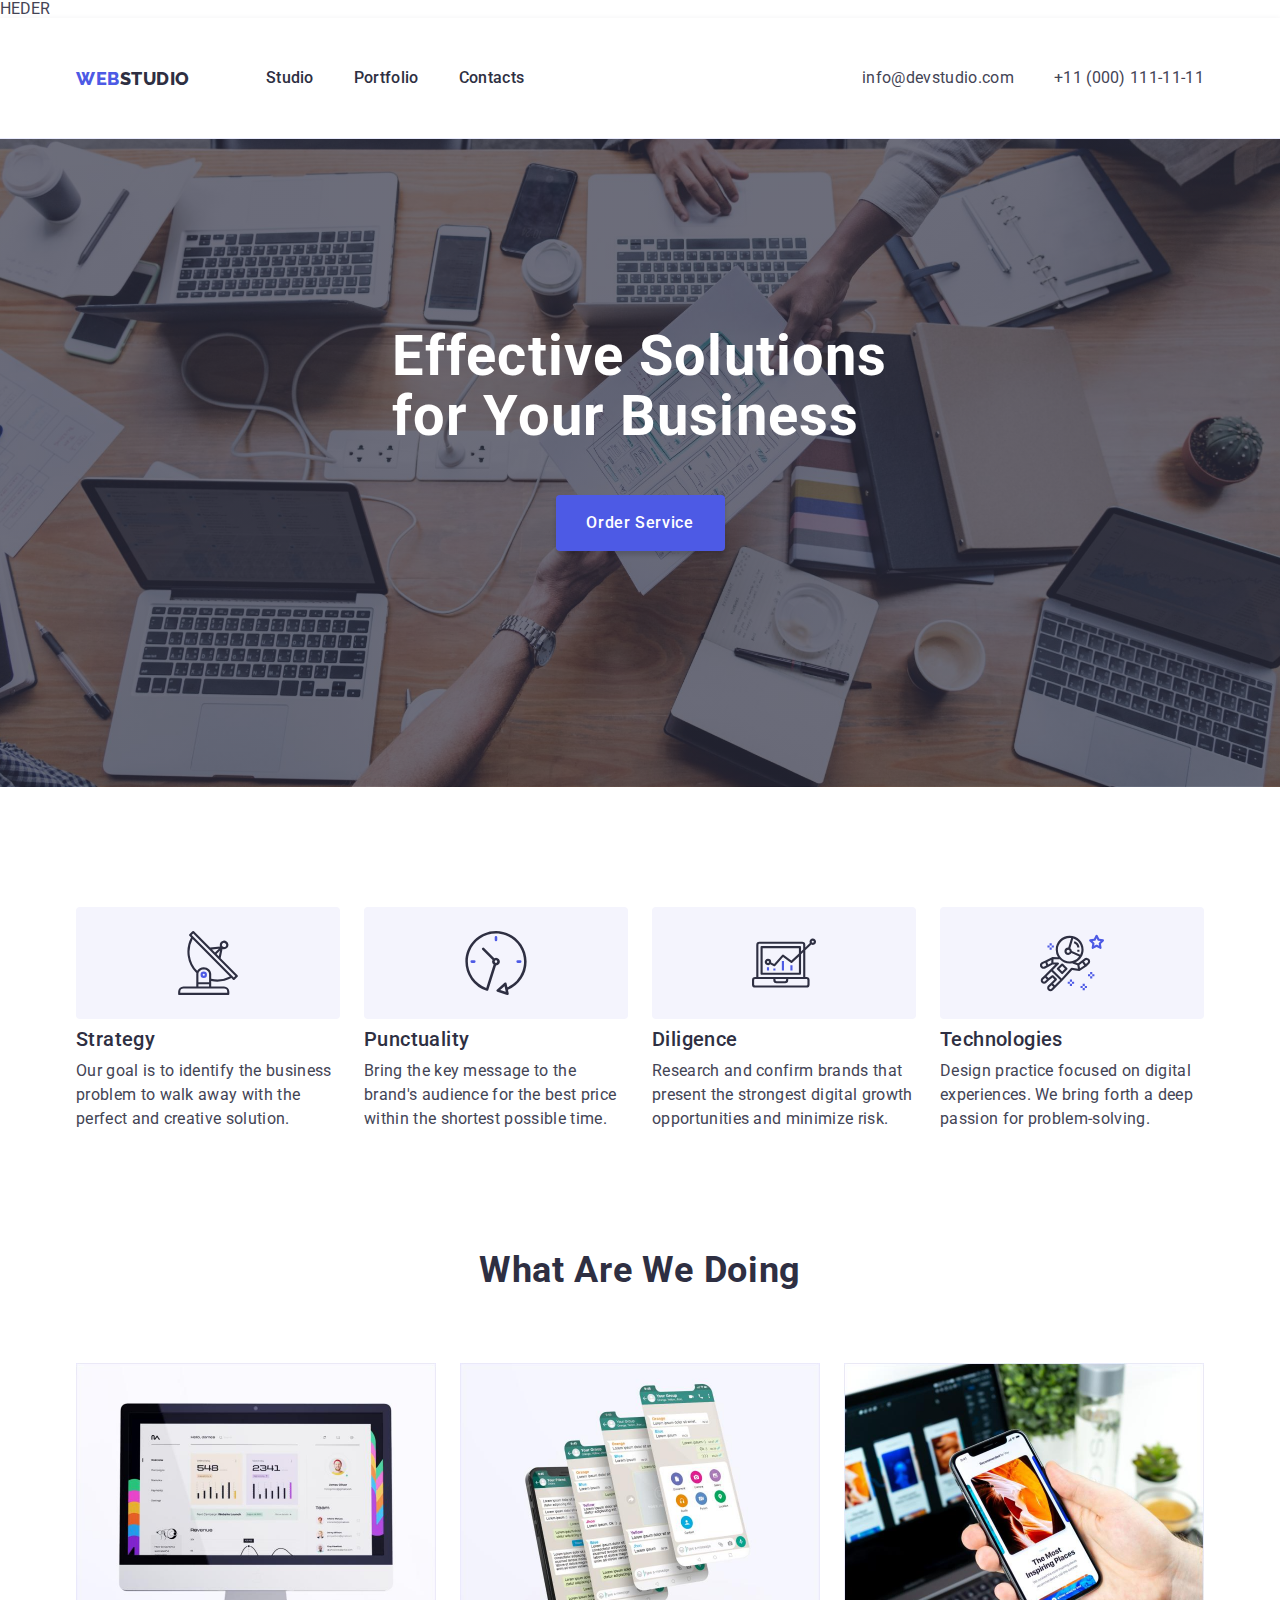
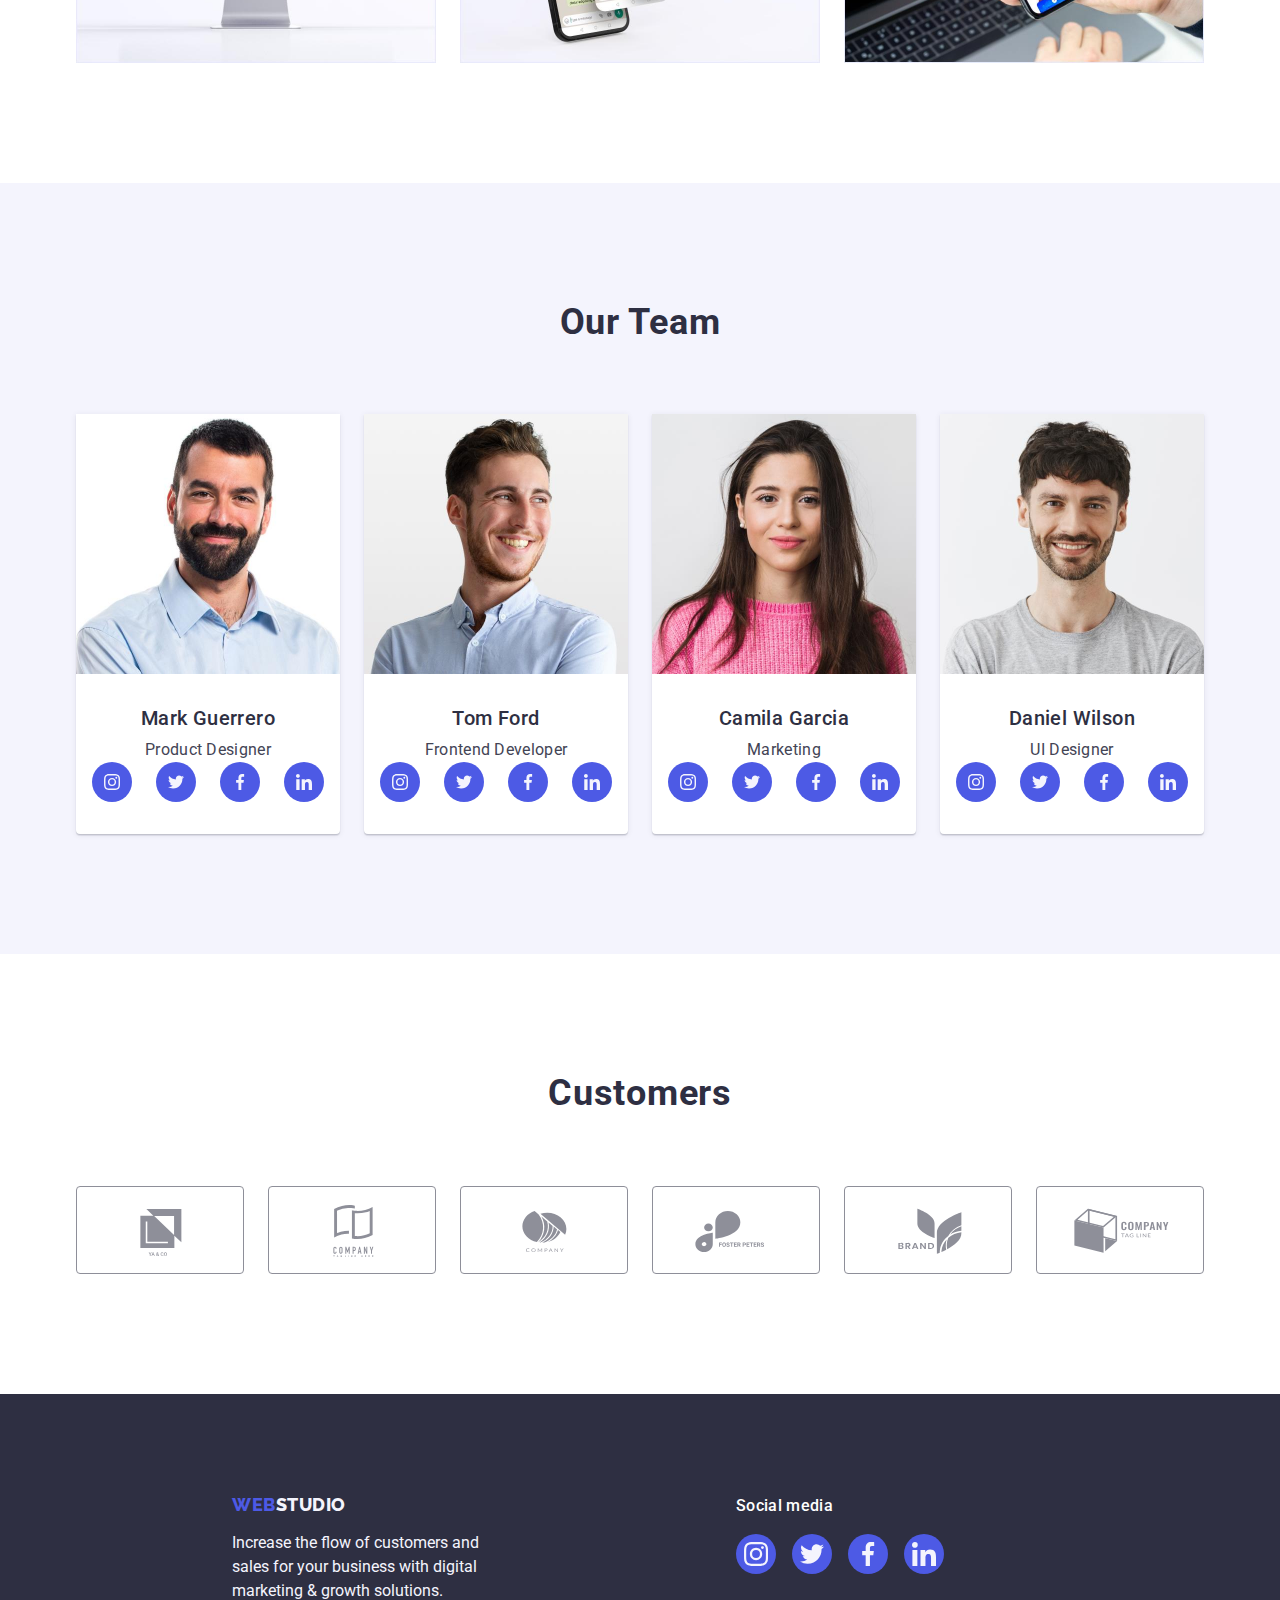
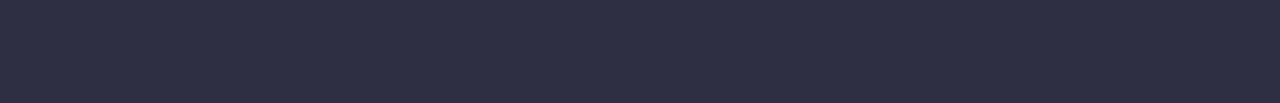
<file: index.html>
<!DOCTYPE html>
<html lang="en">
  <head>
    <meta charset="UTF-8" />
    <meta http-equiv="X-UA-Compatible" content="IE=edge" />
    <meta name="viewport" content="width=device-width, initial-scale=1.0" />
    <link rel="preconnect" href="https://fonts.googleapis.com" />
    <link rel="preconnect" href="https://fonts.gstatic.com" crossorigin />
    <link
      href="https://fonts.googleapis.com/css2?family=Raleway:wght@800&display=swap"
      rel="stylesheet"
    />
    <link rel="preconnect" href="https://fonts.googleapis.com" />
    <link rel="preconnect" href="https://fonts.gstatic.com" crossorigin />
    <link
      href="https://fonts.googleapis.com/css2?family=Raleway:wght@800&family=Roboto:wght@400;500;700;900&display=swap"
      rel="stylesheet"
    />
    <link
      rel="stylesheet"
      href="https://cdnjs.cloudflare.com/ajax/libs/modern-normalize/1.0.0/modern-normalize.min.css"
    />
    <link rel="stylesheet" href="css/styles.css" />

    <title>studio</title>
  </head>
  <body>
    HEDER
    <header class="header">
      <div class="header-bloc container">
        <nav class="nav-content">
          <a href="./index.html" class="logo link">Web<span class="logo-studio">Studio</span></a>
          <ul class="menu-nav list">
            <li><a href="./index.html" class="list-item link">Studio</a></li>
            <li><a href="./portfolio.html" class="list-item link">Portfolio</a></li>
            <li><a href="" class="list-item link">Contacts</a></li>
          </ul>
        </nav>
        <address>
          <ul class="menu-adress-list list">
            <li>
              <a href="mailto:info@devstudio.com" class="contact-item link">info@devstudio.com</a>
            </li>
            <li><a href="tel:+110001111111" class="contact-item link">+11 (000) 111-11-11</a></li>
          </ul>
        </address>
      </div>
    </header>
    <main>
      <!-- SECTION FIRST -->
      <section class="section-first">
        <div class="section-first-fon container">
          <h1 class="heder-style">Effective Solutions for Your Business</h1>
          <button type="button" class="button-order-service">Order Service</button>
        </div>
      </section>
      <!-- SECTION SECOMD -->
      <section class="section-second">
        <div class="container">
          <h2 hidden class="heder-section">features</h2>
          <ul class="section-second-list list">
            <li class="section-second-list-item">
              <div class="section-second-box-icon">
                <svg class="atena" width="64" height="64">
                  <use href="./images/icons.svg#icon-antenna-1"></use>
                </svg>
              </div>
              <h3 class="header-name">Strategy</h3>
              <p class="paragraf-section-second">
                Our goal is to identify the business problem to walk away with the perfect and
                creative solution.
              </p>
            </li>
            <li class="section-second-list-item">
              <div class="section-second-box-icon">
                <svg class="clock" width="64" height="64">
                  <use href="./images/icons.svg#icon-clock-1"></use>
                </svg>
              </div>
              <h3 class="header-name">Punctuality</h3>
              <p class="paragraf-section-second">
                Bring the key message to the brand's audience for the best price within the shortest
                possible time.
              </p>
            </li>
            <li class="section-second-list-item">
              <div class="section-second-box-icon">
                <svg class="diagram" width="64" height="64">
                  <use href="./images/icons.svg#icon-diagram-1"></use>
                </svg>
              </div>
              <h3 class="header-name">Diligence</h3>
              <p class="paragraf-section-second">
                Research and confirm brands that present the strongest digital growth opportunities
                and minimize risk.
              </p>
            </li>
            <li class="section-second-list-item">
              <div class="section-second-box-icon">
                <svg class="astronaut" width="64" height="64">
                  <use href="./images/icons.svg#icon-astronaut-1"></use>
                </svg>
              </div>
              <h3 class="header-name">Technologies</h3>
              <p class="paragraf-section-second">
                Design practice focused on digital experiences. We bring forth a deep passion for
                problem-solving.
              </p>
            </li>
          </ul>
        </div>
      </section>
      <!-- SECTION THERD -->
      <section class="section-therd">
        <div class="container">
          <h2 class="heder-section">What are we doing</h2>
          <ul class="section-therd-list list">
            <li class="section-therd-list-item">
              <img src="./images/computer.jpg" alt="image1" width="360" height="300" />
            </li>
            <li class="section-therd-list-item">
              <img src="./images/pages.jpg" alt="image2" width="360" height="300" />
            </li>
            <li class="section-therd-list-item">
              <img src="./images/telefon.jpg" alt="image3" width="360" height="300" />
            </li>
          </ul>
        </div>
      </section>
      <!-- SECTION FOUR-->
      <section class="section-four">
        <div class="container">
          <h2 class="heder-section">Our Team</h2>
          <ul class="section-four-list list">
            <li class="secction-four-list-item">
              <img src="./images/mark.jpg" alt="teamCard1" width="264" height="260" />
              <div class="employee-desctiption">
                <h3 class="header-name name">Mark Guerrero</h3>
                <p class="paragraf-section-four">Product Designer</p>
                <ul class="social-media-list list">
                  <li class="social-media-item">
                    <a href="" class="social-media-link">
                      <svg
                        class="social-media-icon"
                        aria-label="icon instagram"
                        width="16"
                        height="16"
                      >
                        <use href="./images/icons.svg#icon-instagram"></use>
                      </svg>
                    </a>
                  </li>
                  <li class="social-media-item">
                    <a href="" class="social-media-link">
                      <svg
                        class="social-media-icon"
                        aria-label="icon twitter"
                        width="16"
                        height="16"
                      >
                        <use href="./images/icons.svg#icon-twitter"></use>
                      </svg>
                    </a>
                  </li>
                  <li class="social-media-item">
                    <a href="" class="social-media-link">
                      <svg
                        class="social-media-icon"
                        aria-label="icon facebook"
                        width="16"
                        height="16"
                      >
                        <use href="./images/icons.svg#icon-facebook"></use>
                      </svg>
                    </a>
                  </li>
                  <li class="social-media-item">
                    <a href="" class="social-media-link">
                      <svg
                        class="social-media-icon"
                        aria-label="icon linkedin"
                        width="16"
                        height="16"
                      >
                        <use href="./images/icons.svg#icon-linkedin"></use>
                      </svg>
                    </a>
                  </li>
                </ul>
              </div>
            </li>
            <li class="secction-four-list-item">
              <img src="./images/tom.jpg" alt="teamCard2" width="264" height="260" />
              <div class="employee-desctiption">
                <h3 class="header-name name">Tom Ford</h3>
                <p class="paragraf-section-four">Frontend Developer</p>
                <ul class="social-media-list list">
                  <li class="social-media-item">
                    <a href="" class="social-media-link">
                      <svg
                        class="social-media-icon"
                        aria-label="icon instagram"
                        width="16"
                        height="16"
                      >
                        <use href="./images/icons.svg#icon-instagram"></use>
                      </svg>
                    </a>
                  </li>
                  <li class="social-media-item">
                    <a href="" class="social-media-link">
                      <svg
                        class="social-media-icon"
                        aria-label="icon twitter"
                        width="16"
                        height="16"
                      >
                        <use href="./images/icons.svg#icon-twitter"></use>
                      </svg>
                    </a>
                  </li>
                  <li class="social-media-item">
                    <a href="" class="social-media-link">
                      <svg
                        class="social-media-icon"
                        aria-label="icon facebook"
                        width="16"
                        height="16"
                      >
                        <use href="./images/icons.svg#icon-facebook"></use>
                      </svg>
                    </a>
                  </li>
                  <li class="social-media-item">
                    <a href="" class="social-media-link">
                      <svg
                        class="social-media-icon"
                        aria-label="icon linkedin"
                        width="16"
                        height="16"
                      >
                        <use href="./images/icons.svg#icon-linkedin"></use>
                      </svg>
                    </a>
                  </li>
                </ul>
              </div>
            </li>
            <li class="secction-four-list-item">
              <img src="./images/camila.jpg" alt="teamCard3" width="264" height="260" />
              <div class="employee-desctiption">
                <h3 class="header-name name">Camila Garcia</h3>
                <p class="paragraf-section-four">Marketing</p>
                <ul class="social-media-list list">
                  <li class="social-media-item">
                    <a href="" class="social-media-link">
                      <svg
                        class="social-media-icon"
                        aria-label="icon instagram"
                        width="16"
                        height="16"
                      >
                        <use href="./images/icons.svg#icon-instagram"></use>
                      </svg>
                    </a>
                  </li>
                  <li class="social-media-item">
                    <a href="" class="social-media-link">
                      <svg
                        class="social-media-icon"
                        aria-label="icon twitter"
                        width="16"
                        height="16"
                      >
                        <use href="./images/icons.svg#icon-twitter"></use>
                      </svg>
                    </a>
                  </li>
                  <li class="social-media-item">
                    <a href="" class="social-media-link">
                      <svg
                        class="social-media-icon"
                        aria-label="icon facebook"
                        width="16"
                        height="16"
                      >
                        <use href="./images/icons.svg#icon-facebook"></use>
                      </svg>
                    </a>
                  </li>
                  <li class="social-media-item">
                    <a href="" class="social-media-link">
                      <svg
                        class="social-media-icon"
                        aria-label="icon linkedin"
                        width="16"
                        height="16"
                      >
                        <use href="./images/icons.svg#icon-linkedin"></use>
                      </svg>
                    </a>
                  </li>
                </ul>
              </div>
            </li>
            <li class="secction-four-list-item">
              <img src="./images/daniel.jpg" alt="teamCard4" width="264" height="260" />
              <div class="employee-desctiption">
                <h3 class="header-name name">Daniel Wilson</h3>
                <p class="paragraf-section-four">UI Designer</p>
                <ul class="social-media-list list">
                  <li class="social-media-item">
                    <a href="" class="social-media-link">
                      <svg
                        class="social-media-icon"
                        aria-label="icon instagram"
                        width="16"
                        height="16"
                      >
                        <use href="./images/icons.svg#icon-instagram"></use>
                      </svg>
                    </a>
                  </li>
                  <li class="social-media-item">
                    <a href="" class="social-media-link">
                      <svg
                        class="social-media-icon"
                        aria-label="icon twitter"
                        width="16"
                        height="16"
                      >
                        <use href="./images/icons.svg#icon-twitter"></use>
                      </svg>
                    </a>
                  </li>
                  <li class="social-media-item">
                    <a href="" class="social-media-link">
                      <svg
                        class="social-media-icon"
                        aria-label="icon facebook"
                        width="16"
                        height="16"
                      >
                        <use href="./images/icons.svg#icon-facebook"></use>
                      </svg>
                    </a>
                  </li>
                  <li class="social-media-item">
                    <a href="" class="social-media-link">
                      <svg
                        class="social-media-icon"
                        aria-label="icon linkedin"
                        width="16"
                        height="16"
                      >
                        <use href="./images/icons.svg#icon-linkedin"></use>
                      </svg>
                    </a>
                  </li>
                </ul>
              </div>
            </li>
          </ul>
        </div>
      </section>
      <!-- SECTION_FIVE -->
      <section class="section-five">
        <div class="container">
          <h2 class="heder-section">Customers</h2>
          <ul class="section-five-list list">
            <li class="customers-logo-list">
              <a href="" class="customers-logo-link">
                <svg class="customers-logo" aria-label="customers logo" width="104" height="56">
                  <use href="./images/icons.svg#icon-Logo-1"></use>
                </svg>
              </a>
            </li>
            <li class="customers-logo-list">
              <a href="" class="customers-logo-link">
                <svg class="customers-logo" aria-label="customers logo" width="104" height="56">
                  <use href="./images/icons.svg#icon-Logo-2"></use>
                </svg>
              </a>
            </li>
            <li class="customers-logo-list">
              <a href="" class="customers-logo-link">
                <svg class="customers-logo" aria-label="customers logo" width="104" height="56">
                  <use href="./images/icons.svg#icon-Logo-3"></use>
                </svg>
              </a>
            </li>
            <li class="customers-logo-list">
              <a href="" class="customers-logo-link">
                <svg class="customers-logo" aria-label="customers logo" width="104" height="56">
                  <use href="./images/icons.svg#icon-Logo-4"></use>
                </svg>
              </a>
            </li>
            <li class="customers-logo-list">
              <a href="" class="customers-logo-link">
                <svg class="customers-logo" aria-label="customers logo" width="104" height="56">
                  <use href="./images/icons.svg#icon-Logo-5"></use>
                </svg>
              </a>
            </li>
            <li class="customers-logo-list">
              <a href="" class="customers-logo-link">
                <svg class="customers-logo" aria-label="customers logo" width="104" height="56">
                  <use href="./images/icons.svg#icon-Logo-6"></use>
                </svg>
              </a>
            </li>
          </ul>
        </div>
      </section>
    </main>
    <!-- FOOTER -->
    <footer class="footer">
      <div class="footer-container container">
        <div class="footer-list">
          <a href="./index.html" class="logo-footer link"
            >Web<span class="logo-studio-footer">Studio</span></a
          >
          <p class="paragraf-footer">
            Increase the flow of customers and sales for your business with digital marketing &
            growth solutions.
          </p>
        </div>
        <div class="footer-list-media">
          <p class="paragraf-social-media">Social media</p>
          <ul class="footer-social-media-list list">
            <li class="social-media-item">
              <a href="" class="social-media-link footer-background">
                <svg class="social-media-icon" aria-label="icon instagram" width="24" height="24">
                  <use href="./images/icons.svg#icon-instagram"></use>
                </svg>
              </a>
            </li>
            <li class="social-media-item">
              <a href="" class="social-media-link footer-background">
                <svg class="social-media-icon" aria-label="icon twitter" width="24" height="24">
                  <use href="./images/icons.svg#icon-twitter"></use>
                </svg>
              </a>
            </li>
            <li class="social-media-item">
              <a href="" class="social-media-link footer-background">
                <svg class="social-media-icon" aria-label="icon facebook" width="24" height="24">
                  <use href="./images/icons.svg#icon-facebook"></use>
                </svg>
              </a>
            </li>
            <li class="social-media-item">
              <a href="" class="social-media-link footer-background">
                <svg class="social-media-icon" aria-label="icon linkedin" width="24" height="24">
                  <use href="./images/icons.svg#icon-linkedin"></use>
                </svg>
              </a>
            </li>
          </ul>
        </div>
      </div>
    </footer>
  </body>
</html>
</file>
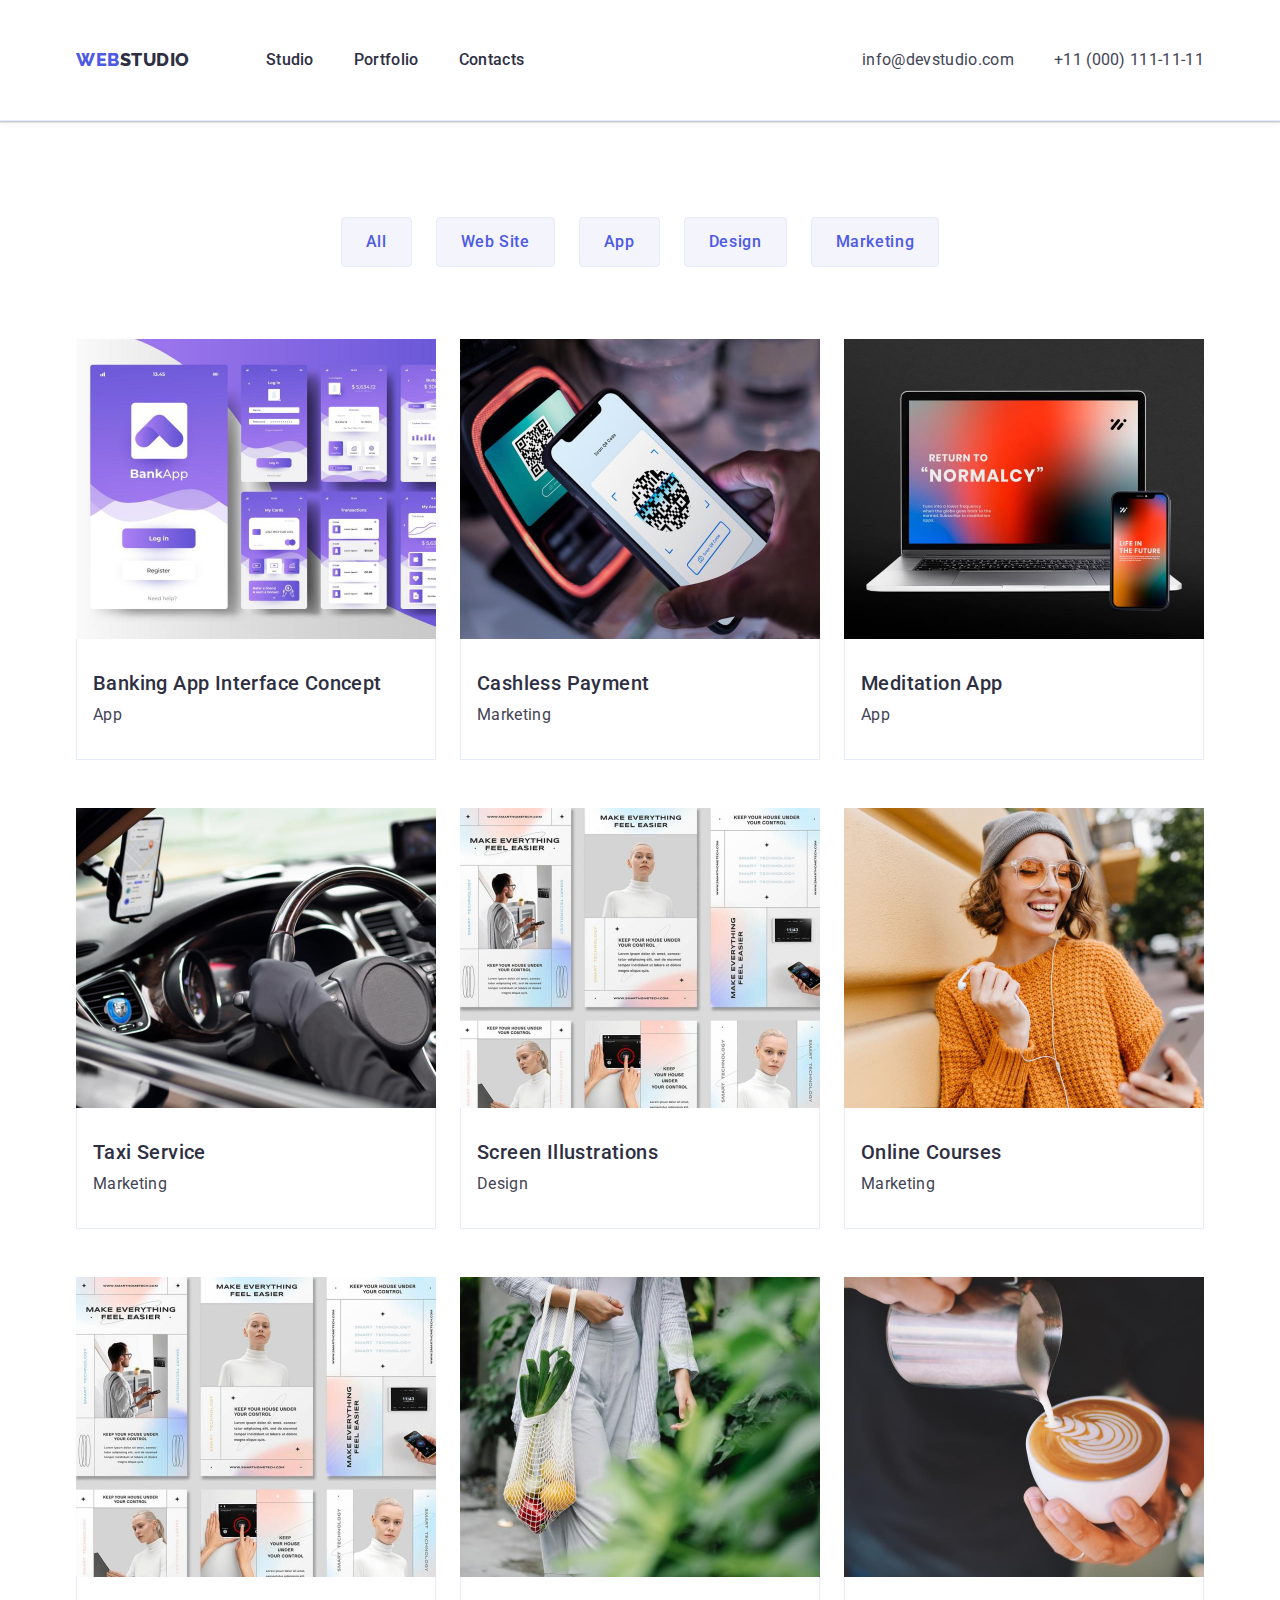
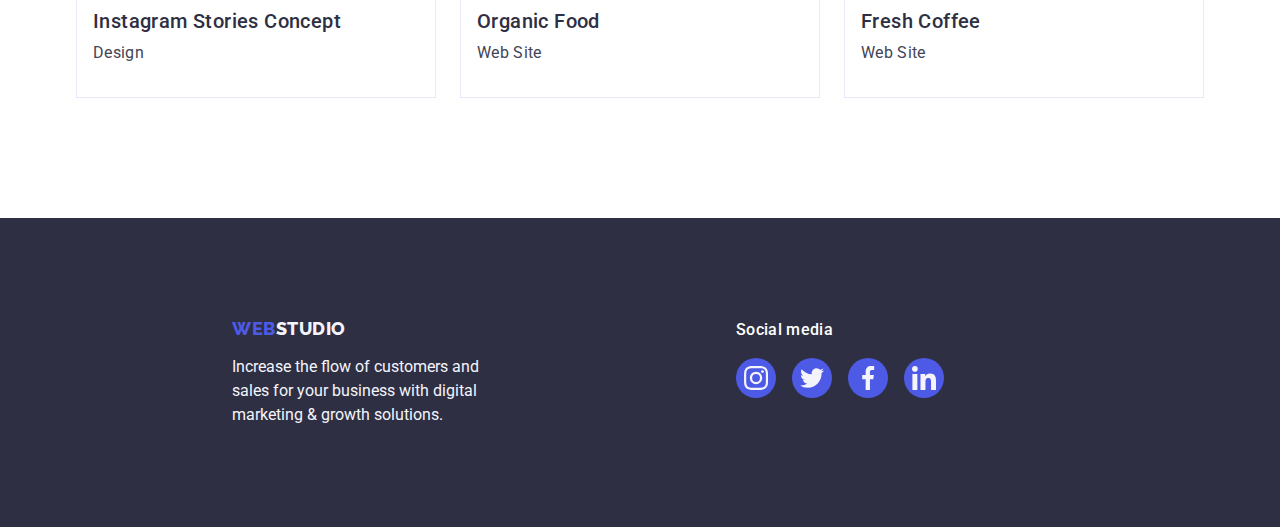
<file: portfolio.html>
<!DOCTYPE html>
<html lang="en">
  <head>
    <meta charset="UTF-8" />
    <meta http-equiv="X-UA-Compatible" content="IE=edge" />
    <meta name="viewport" content="width=device-width, initial-scale=1.0" />
    <link rel="preconnect" href="https://fonts.googleapis.com" />
    <link rel="preconnect" href="https://fonts.gstatic.com" crossorigin />
    <link
      href="https://fonts.googleapis.com/css2?family=Raleway:wght@800&display=swap"
      rel="stylesheet"
    />
    <link rel="preconnect" href="https://fonts.googleapis.com" />
    <link rel="preconnect" href="https://fonts.gstatic.com" crossorigin />
    <link
      href="https://fonts.googleapis.com/css2?family=Raleway:wght@800&family=Roboto:wght@400;500;700;900&display=swap"
      rel="stylesheet"
    />
    <link
      rel="stylesheet"
      href="https://cdnjs.cloudflare.com/ajax/libs/modern-normalize/1.0.0/modern-normalize.min.css"
    />
    <link rel="stylesheet" href="css/styles.css" />

    <title>portfolio</title>
  </head>
  <body>
    <!-- HEDER -->
    <header class="header">
      <div class="header-bloc container">
        <nav class="nav-content">
          <a href="./index.html" class="logo link">Web<span class="logo-studio">Studio</span></a>
          <ul class="menu-nav list">
            <li><a href="./index.html" class="list-item link">Studio</a></li>
            <li><a href="./portfolio.html" class="list-item link">Portfolio</a></li>
            <li><a href="" class="list-item link">Contacts</a></li>
          </ul>
        </nav>
        <address class="menu-address">
          <ul class="menu-adress-list list">
            <li>
              <a href="mailto:info@devstudio.com" class="contact-item link">info@devstudio.com</a>
            </li>
            <li><a href="tel:+110001111111" class="contact-item link">+11 (000) 111-11-11</a></li>
          </ul>
        </address>
      </div>
    </header>
    <main>
      <section class="section-main">
        <div class="container">
          <h1 hidden>Description Cards</h1>
          <!-- BUTTON -->
          <ul class="filters-list list">
            <li><button type="button" class="filter-btn btn-decoration">All</button></li>
            <li><button type="button" class="filter-btn btn-decoration">Web Site</button></li>
            <li><button type="button" class="filter-btn btn-decoration">App</button></li>
            <li><button type="button" class="filter-btn btn-decoration">Design</button></li>
            <li>
              <button type="button" class="filter-btn btn-decoration">Marketing</button>
            </li>
          </ul>
          <!-- CARDS -->

          <ul class="cards-list list">
            <li class="cards-list-item">
              <a href="" class="link">
                <img
                  src="./images/bankapp.jpg"
                  alt="banking-app-nterface-concept"
                  width="360"
                  height="300"
                />
                <div class="card-description">
                  <h2 class="header-name">Banking App Interface Concept</h2>
                  <p class="paragraf-card">App</p>
                </div>
              </a>
            </li>
            <li class="cards-list-item">
              <a href="" class="link">
                <img
                  src="./images/cashlesspayment.jpg"
                  alt="cashless-payment"
                  width="360"
                  height="300"
                />
                <div class="card-description">
                  <h2 class="header-name">Cashless Payment</h2>
                  <p class="paragraf-card">Marketing</p>
                </div>
              </a>
            </li>
            <li class="cards-list-item">
              <a href="" class="link">
                <img
                  src="./images/meditationapp.jpg"
                  alt="meditation-app"
                  width="360"
                  height="300"
                />
                <div class="card-description">
                  <h2 class="header-name">Meditation App</h2>
                  <p class="paragraf-card">App</p>
                </div>
              </a>
            </li>
            <li class="cards-list-item">
              <a href="" class="link">
                <img src="./images/taxiservice.jpg" alt="taxi-service" width="360" height="300" />
                <div class="card-description">
                  <h2 class="header-name">Taxi Service</h2>
                  <p class="paragraf-card">Marketing</p>
                </div>
              </a>
            </li>
            <li class="cards-list-item">
              <a href="" class="link">
                <img
                  src="./images/instagramstories.jpg"
                  alt="screen-illustrations"
                  width="360"
                  height="300"
                />
                <div class="card-description">
                  <h2 class="header-name">Screen Illustrations</h2>
                  <p class="paragraf-card">Design</p>
                </div>
              </a>
            </li>
            <li class="cards-list-item">
              <a href="" class="link">
                <img src="./images/onlineourses.jpg" alt="online-ourses" width="360" height="300" />
                <div class="card-description">
                  <h2 class="header-name">Online Courses</h2>
                  <p class="paragraf-card">Marketing</p>
                </div>
              </a>
            </li>
            <li class="cards-list-item">
              <a href="" class="link">
                <img
                  src="./images/instagramstories.jpg"
                  alt="instagram-stories-concept"
                  width="360"
                  height="300"
                />
                <div class="card-description">
                  <h2 class="header-name">Instagram Stories Concept</h2>
                  <p class="paragraf-card">Design</p>
                </div>
              </a>
            </li>
            <li class="cards-list-item">
              <a href="" class="link">
                <img src="./images/organicfood.jpg" alt="organic-food" width="360" height="300" />
                <div class="card-description">
                  <h2 class="header-name">Organic Food</h2>
                  <p class="paragraf-card">Web Site</p>
                </div>
              </a>
            </li>
            <li class="cards-list-item">
              <a href="" class="link">
                <img src="./images/freshcoffee.jpg" alt="fresh-coffee" width="360" height="300" />
                <div class="card-description">
                  <h2 class="header-name">Fresh Coffee</h2>
                  <p class="paragraf-card">Web Site</p>
                </div>
              </a>
            </li>
          </ul>
        </div>
      </section>
    </main>
    <!-- FOOTER -->
    <footer class="footer">
      <div class="footer-container container">
        <div class="footer-list">
          <a href="./index.html" class="logo-footer link"
            >Web<span class="logo-studio-footer">Studio</span></a
          >
          <p class="paragraf-footer">
            Increase the flow of customers and sales for your business with digital marketing &
            growth solutions.
          </p>
        </div>
        <div class="footer-list-media">
          <p class="paragraf-social-media">Social media</p>
          <ul class="footer-social-media-list list">
            <li class="social-media-item">
              <a href="" class="social-media-link footer-background">
                <svg class="social-media-icon" width="24" height="24">
                  <use href="./images/icons.svg#icon-instagram"></use>
                </svg>
              </a>
            </li>
            <li class="social-media-item">
              <a href="" class="social-media-link footer-background">
                <svg class="social-media-icon" width="24" height="24">
                  <use href="./images/icons.svg#icon-twitter"></use>
                </svg>
              </a>
            </li>
            <li class="social-media-item">
              <a href="" class="social-media-link footer-background">
                <svg class="social-media-icon" width="24" height="24">
                  <use href="./images/icons.svg#icon-facebook"></use>
                </svg>
              </a>
            </li>
            <li class="social-media-item">
              <a href="" class="social-media-link footer-background">
                <svg class="social-media-icon" width="24" height="24">
                  <use href="./images/icons.svg#icon-linkedin"></use>
                </svg>
              </a>
            </li>
          </ul>
        </div>
      </div>
    </footer>
  </body>
</html>
</file>
<file: css/styles.css>
body {
  color: #434455;
  background-color: #ffffff;
  font-family: 'Roboto', sans-serif;
}
:root {
  --main-font-family: 'Roboto', sans-serif;
  --secondary-font-family: 'Raleway', sans-serif;
  --accent-color: #4d5ae5;
  --accent-color-second: #404bbf;
  --accent-background-color: #2e2f42;
}
/* всі зображення повині бути блоковими */
img {
  display: block;
  max-width: 100%;
  height: auto;
}
/* скидання дефолтного стиля маркера */
.list {
  list-style: none;
  padding: 0;
}
/* скидання дефолтного стиля підкреслювання */
.link {
  text-decoration: none;
}
/* скидання обовязкове відступів заголовків та параграфів, які є у браузері по замовченню */
h1,
h2,
h3,
p {
  margin-top: 0;
  margin-bottom: 0;
}
ul,
ol {
  margin-top: 0;
  margin-bottom: 0;
  margin-left: 0;
}

/*================= heder=================== */
.header {
  border-bottom: 1px solid #e7e9fc;
  padding-top: 24px;
  padding-bottom: 24px;
  box-shadow: 0px 2px 1px rgba(46, 47, 66, 0.08), 0px 1px 1px rgba(46, 47, 66, 0.16),
    0px 1px 6px rgba(46, 47, 66, 0.08);
}
.header-bloc {
  display: flex;
}
.container {
  width: 1158px;
  margin: 0 auto;
  padding: 0 15px;
}
.nav-content {
  display: flex;
  align-items: center;
}
.logo {
  font-family: var(--secondary-font-family);
  font-weight: 800;
  font-size: 18px;
  line-height: 1.17;
  letter-spacing: 0.03em;
  text-transform: uppercase;
  color: var(--accent-color);

  margin-right: 76px;
}

.logo-studio {
  color: #2e2f42;
}
.menu-nav {
  display: flex;
  gap: 40px;
}

.list-item {
  font-family: var(--main-font-family);
  font-weight: 500;
  font-size: 16px;
  line-height: 1.5;

  letter-spacing: 0.02em;
  color: #2e2f42;

  padding-top: 24px;
  padding-bottom: 24px;
}
.list-item:hover,
.list-item:focus {
  color: var(--accent-color-second);
}
address {
  display: flex;
  margin-left: auto;
}
.menu-adress-list {
  display: flex;
  justify-content: center;
  align-items: center;
  gap: 40px;
}
.contact-item {
  font-family: var(--main-font-family);
  font-weight: 400;
  font-size: 16px;
  line-height: 1.5;
  font-style: normal;

  letter-spacing: 0.02em;
  color: #434455;
}

.contact-item:hover,
.contact-item:focus {
  color: var(--accent-color-second);
}

/*============================= section first ===========================*/

/* в секціях потрібно вказувати тільки падінги */
.section-first {
  padding-top: 188px;
  padding-bottom: 188px;
  background: rgba(46, 47, 66, 0.7);
  background-image: linear-gradient(rgba(46, 47, 66, 0.7), rgba(46, 47, 66, 0.7)),
    url(../images/piple_office.jpg);
  max-width: 1440px;
  background-repeat: no-repeat;
  background-position: center;
  background-size: cover;
  margin-left: auto;
  margin-right: auto;
}

.heder-style {
  font-family: var(--main-font-family);
  font-weight: 700;
  font-size: 56px;
  line-height: 1.07;

  letter-spacing: 0.02em;
  color: #ffffff;

  max-width: 496px;
  margin: 0 auto;
  /* margin-right: auto;
  margin-left: auto; - це альтернатива margin: 0 auto;*/
}
.button-order-service {
  background: var(--accent-color);
  box-shadow: 0px 4px 4px rgba(0, 0, 0, 0.15);
  border-radius: 4px;

  font-family: var(--main-font-family);
  font-weight: 500;
  font-size: 16px;
  line-height: 1.5;
  letter-spacing: 0.04em;
  color: #ffffff;
  cursor: pointer;

  display: block;
  min-width: 169px;
  height: 56px;
  border: none;
  border-radius: 4px;
  margin: 48px auto;

  /* щоб було посередені  margin: 0 auto; */
}
.button-order-service:hover,
.button-order-service:focus {
  background-color: var(--accent-color-second);
}
/*========================== section-second ============================*/

.section-second {
  padding-top: 120px;
  padding-bottom: 120px;
}
.section-second-list {
  display: flex;
  align-items: center;
  justify-content: center;
  gap: 24px;
}
.section-second-list-item {
  flex-basis: calc((100% - 3 * 24px) / 4);
  text-align: start;
}
.section-second-box-icon {
  display: flex;
  /* вирівнюваня по вертикалі */
  align-items: center;
  /* вирівнювання по горизонталі */
  justify-content: center;
  /* висота блоку */
  height: 112px;
  background-color: #f4f4fd;
  border-radius: 4px;
  margin-bottom: 8px;
}

.header-name {
  font-family: var(--main-font-family);
  font-weight: 500;
  font-size: 20px;
  line-height: 24px;
  line-height: 1.2;

  letter-spacing: 0.02em;
  color: #2e2f42;
  margin-bottom: 8px;
}

.paragraf-section-second {
  font-family: var(--main-font-family);
  font-weight: 400;
  font-size: 16px;
  line-height: 1.5;

  letter-spacing: 0.02em;
  color: #434455;
}
/*============================ section-therd ================================*/
.section-therd {
  padding-bottom: 120px;
}
.heder-section {
  font-family: var(--main-font-family);
  font-weight: 700;
  font-size: 36px;
  line-height: 1.1;

  text-align: center;
  letter-spacing: 0.02em;
  text-transform: capitalize;
  color: #2e2f42;

  margin-bottom: 72px;
  padding: 0;
}
.section-therd-list {
  display: flex;
  gap: 24px;
}
.section-therd-list-item {
  flex-basis: calc((100% - 48px) / 3);
}
/*================================== section-four============================ */
.section-four {
  background: #f4f4fd;
  padding-top: 120px;
  padding-bottom: 120px;
}
.section-four-list {
  display: flex;
  gap: 24px;
}
.name {
  text-align: center;
}
.paragraf-section-four {
  font-family: var(--main-font-family);
  font-weight: 400;
  font-size: 16px;
  line-height: 1.5;
  letter-spacing: 0.02em;
  color: #434455;
  text-align: center;
}
.secction-four-list-item {
  background-color: #ffffff;
  flex-basis: calc((100% - 72px) / 4);
  border-radius: 0px 0px 4px 4px;

  box-shadow: 0px 1px 6px rgba(46, 47, 66, 0.08), 0px 1px 1px rgba(46, 47, 66, 0.16),
    0px 2px 1px rgba(46, 47, 66, 0.08);
}
.employee-desctiption {
  padding: 32px 0;
}
.social-media-list {
  display: flex;
  justify-content: center;
  gap: 24px;
}
.social-media-item {
  width: 40px;
  height: 40px;
}
.social-media-link {
  width: 100%;
  height: 100%;
  background-color: var(--accent-color);
  border-radius: 50%;
  display: flex;
  align-items: center;
  justify-content: center;
}
.social-media-link:hover,
.social-media-link:focus {
  background-color: #404bbf;
}
.social-media-icon {
  fill: #f4f4fd;
}
/* .social-madia-icons-list {
  display: flex;
  justify-content: center;
  gap: 24px;
  width: 40px;
  height: 40px;
}
.social-madia-list-item {
}
.social-madia-icon {
  width: 100%;
  height: 100%;
  background-color: var(--accent-color);
  border-radius: 50%;
  display: flex;
  align-items: center;
  justify-content: center;
}
.social-madia-icon:hover,
.social-madia-icon:focus {
  background-color: var(--secondary-font-family);
} */
/* ==============================section-five =============================*/
.section-five {
  padding-top: 120px;
  padding-bottom: 120px;
}
.section-five-list {
  display: flex;
  align-items: center;
  justify-content: center;
  gap: 24px;
}
.customers-logo-list {
  width: calc((100% - 120px) / 6);
  height: 88px;
}
.customers-logo-link {
  width: 100%;
  height: 100%;
  display: flex;
  align-items: center;
  justify-content: center;
  color: #8e8f99;
  border: 1px solid #8e8f99;
  border-radius: 4px;
}
.customers-logo-link:hover,
.customers-logo-link:focus {
  border-color: #404bbf;
  color: #404bbf;
}
.customers-logo {
  fill: currentColor;
}
/* ================================footer =================================*/

.footer {
  display: block;
  padding: 100px 0;
  background: #2e2f42;
}
.footer-container {
  display: flex;
  align-items: baseline;
  gap: 120px;
}
.footer-list {
  padding-left: 156px;
  margin-right: 120px;
}
.logo-footer {
  font-family: var(--secondary-font-family);
  font-weight: 800;
  font-size: 18px;
  line-height: 1.17;
  letter-spacing: 0.03em;

  text-transform: uppercase;

  color: var(--accent-color);
  display: inline-block;
  margin-bottom: 16px;
}
.logo-studio-footer {
  color: #f4f4fd;
}
.paragraf-footer {
  font-family: var(--main-font-family);
  font-weight: 400;
  font-size: 16px;
  line-height: 1.5;
  color: #f4f4fd;
  max-width: 264px;
  text-align: start;
}
.paragraf-social-media {
  font-weight: 500;
  font-size: 16px;
  line-height: 1.5;
  letter-spacing: 0.02em;
  color: #ffffff;
  margin-bottom: 16px;
}
.footer-social-media-list {
  display: flex;
  flex-direction: row;
  gap: 16px;
}
.footer-background:hover,
.footer-background:focus {
  background-color: #31d0aa;
}
/* =========================PORTFOLIO ===================================*/
.section-main {
  padding: 96px 0 120px;
}
.filters-list {
  display: flex;
  justify-content: center;
  gap: 24px;
  margin-bottom: 72px;
}
.btn-decoration:hover,
.btn-decoration:focus {
  color: #ffffff;
  background-color: var(--accent-color-second);
  border: 1px solid transparent;
}
.filter-btn {
  background: var(--secondary-font-family);
  font-family: var(--main-font-family);
  font-weight: 500;
  font-size: 16px;
  line-height: 1.5;
  letter-spacing: 0.04em;

  text-align: center;
  color: var(--accent-color);
  background: #f4f4fd;
  cursor: pointer;

  padding: 12px 24px;
  border: 1px solid #e7e9fc;
  border-radius: 4px;
}
.filter-btn:hover,
.filter-btn:focus {
  box-shadow: 0px 3px 1px rgba(0, 0, 0, 0.1), 0px 2px 1px rgba(0, 0, 0, 0.08),
    0px 2px 2px rgba(0, 0, 0, 0.12);
}
.cards-list {
  display: flex;
  flex-wrap: wrap;
  gap: 24px;
  row-gap: 48px;
}
.cards-list-item {
  width: calc((100% - 48px) / 3);
}
.card-description {
  padding: 32px 16px;
  border: 1px solid #e7e9fc;
  border-top: none;
}
.paragraf-card {
  font-family: var(--main-font-family);
  font-weight: 400;
  font-size: 16px;
  line-height: 1.5;
  letter-spacing: 0.02em;
  color: #434455;
}
.link {
  display: block;
}
.link:hover,
.link:focus {
  box-shadow: 0px 1px 6px rgba(46, 47, 66, 0.08), 0px 1px 1px rgba(46, 47, 66, 0.16),
    0px 2px 1px rgba(46, 47, 66, 0.08);
}
</file>
